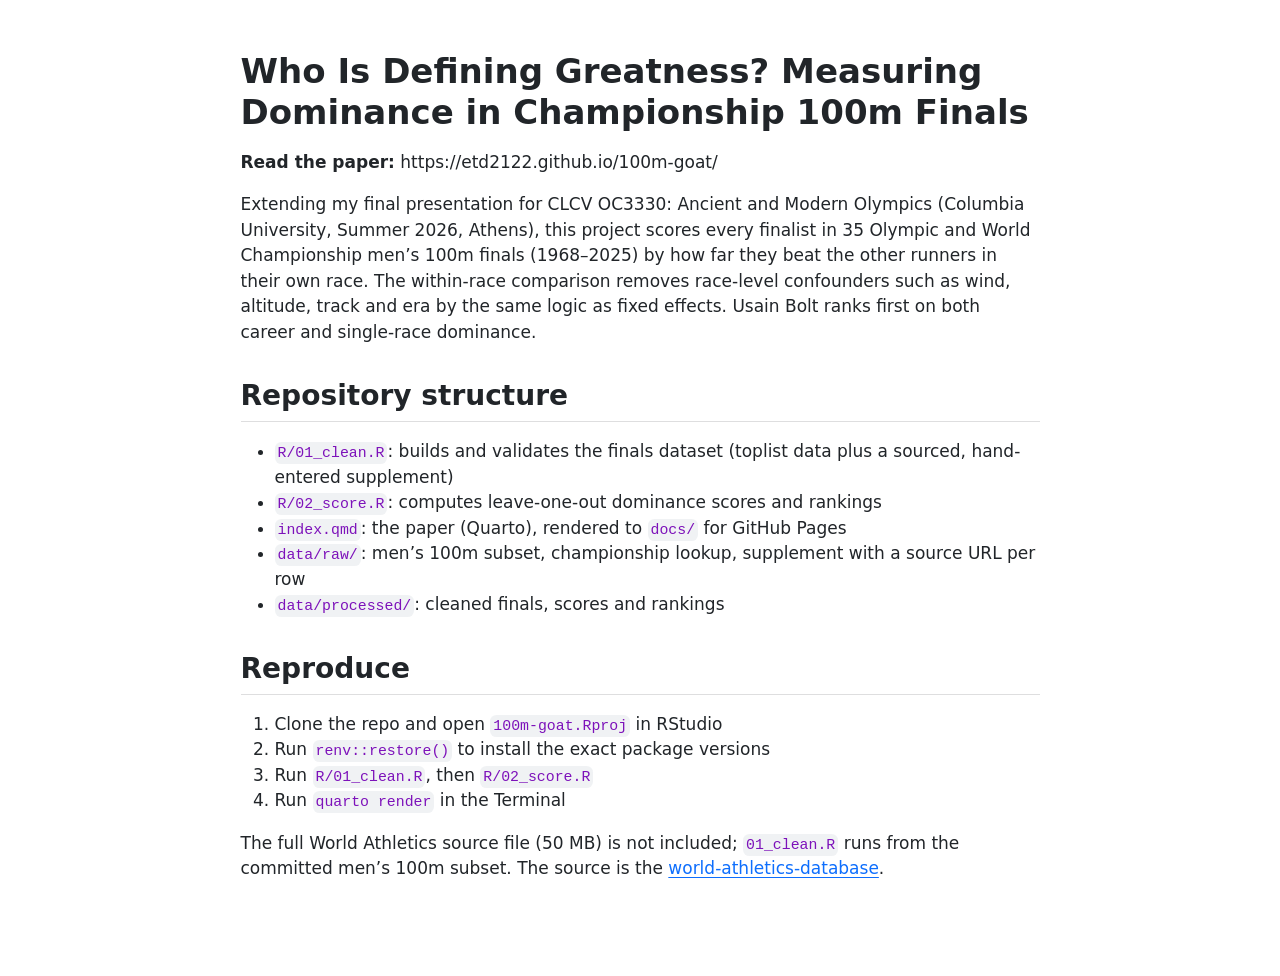
<file: README.html>
<!DOCTYPE html>
<html xmlns="http://www.w3.org/1999/xhtml" lang="en" xml:lang="en"><head>

<meta charset="utf-8">
<meta name="generator" content="quarto-1.9.38">

<meta name="viewport" content="width=device-width, initial-scale=1.0, user-scalable=yes">


<title>readme</title>
<style>
/* Default styles provided by pandoc.
** See https://pandoc.org/MANUAL.html#variables-for-html for config info.
*/
code{white-space: pre-wrap;}
span.smallcaps{font-variant: small-caps;}
div.columns{display: flex; gap: min(4vw, 1.5em);}
div.column{flex: auto; overflow-x: auto;}
div.hanging-indent{margin-left: 1.5em; text-indent: -1.5em;}
ul.task-list{list-style: none;}
ul.task-list li input[type="checkbox"] {
  width: 0.8em;
  margin: 0 0.8em 0.2em -1em; /* quarto-specific, see https://github.com/quarto-dev/quarto-cli/issues/4556 */ 
  vertical-align: middle;
}
</style>


<script src="README_files/libs/clipboard/clipboard.min.js"></script>
<script src="README_files/libs/quarto-html/quarto.js" type="module"></script>
<script src="README_files/libs/quarto-html/tabsets/tabsets.js" type="module"></script>
<script src="README_files/libs/quarto-html/popper.min.js"></script>
<script src="README_files/libs/quarto-html/tippy.umd.min.js"></script>
<script src="README_files/libs/quarto-html/anchor.min.js"></script>
<link href="README_files/libs/quarto-html/tippy.css" rel="stylesheet">
<link href="README_files/libs/quarto-html/quarto-syntax-highlighting-15634bcf2e68342d4ad2dfa704d543f6.css" rel="stylesheet" id="quarto-text-highlighting-styles">
<script src="README_files/libs/bootstrap/bootstrap.min.js"></script>
<link href="README_files/libs/bootstrap/bootstrap-icons.css" rel="stylesheet">
<link href="README_files/libs/bootstrap/bootstrap-138a6193a3bd40baf1e627da441a4734.min.css" rel="stylesheet" append-hash="true" id="quarto-bootstrap" data-mode="light">


</head>

<body class="fullcontent quarto-light">

<div id="quarto-content" class="page-columns page-rows-contents page-layout-article">

<main class="content" id="quarto-document-content">




<section id="who-is-defining-greatness-measuring-dominance-in-championship-100m-finals" class="level1">
<h1>Who Is Defining Greatness? Measuring Dominance in Championship 100m Finals</h1>
<p><strong>Read the paper:</strong> https://etd2122.github.io/100m-goat/</p>
<p>Extending my final presentation for CLCV OC3330: Ancient and Modern Olympics (Columbia University, Summer 2026, Athens), this project scores every finalist in 35 Olympic and World Championship men’s 100m finals (1968–2025) by how far they beat the other runners in their own race. The within-race comparison removes race-level confounders such as wind, altitude, track and era by the same logic as fixed effects. Usain Bolt ranks first on both career and single-race dominance.</p>
<section id="repository-structure" class="level2">
<h2 class="anchored" data-anchor-id="repository-structure">Repository structure</h2>
<ul>
<li><code>R/01_clean.R</code>: builds and validates the finals dataset (toplist data plus a sourced, hand-entered supplement)</li>
<li><code>R/02_score.R</code>: computes leave-one-out dominance scores and rankings</li>
<li><code>index.qmd</code>: the paper (Quarto), rendered to <code>docs/</code> for GitHub Pages</li>
<li><code>data/raw/</code>: men’s 100m subset, championship lookup, supplement with a source URL per row</li>
<li><code>data/processed/</code>: cleaned finals, scores and rankings</li>
</ul>
</section>
<section id="reproduce" class="level2">
<h2 class="anchored" data-anchor-id="reproduce">Reproduce</h2>
<ol type="1">
<li>Clone the repo and open <code>100m-goat.Rproj</code> in RStudio</li>
<li>Run <code>renv::restore()</code> to install the exact package versions</li>
<li>Run <code>R/01_clean.R</code>, then <code>R/02_score.R</code></li>
<li>Run <code>quarto render</code> in the Terminal</li>
</ol>
<p>The full World Athletics source file (50 MB) is not included; <code>01_clean.R</code> runs from the committed men’s 100m subset. The source is the <a href="https://github.com/thomascamminady/world-athletics-database">world-athletics-database</a>.</p>
</section>
</section>

</main>
<!-- /main column -->
<script id="quarto-html-after-body" type="application/javascript">
  window.document.addEventListener("DOMContentLoaded", function (event) {
    const icon = "";
    const anchorJS = new window.AnchorJS();
    anchorJS.options = {
      placement: 'right',
      icon: icon
    };
    anchorJS.add('.anchored');
    const isCodeAnnotation = (el) => {
      for (const clz of el.classList) {
        if (clz.startsWith('code-annotation-')) {                     
          return true;
        }
      }
      return false;
    }
    const onCopySuccess = function(e) {
      // button target
      const button = e.trigger;
      // don't keep focus
      button.blur();
      // flash "checked"
      button.classList.add('code-copy-button-checked');
      var currentTitle = button.getAttribute("title");
      button.setAttribute("title", "Copied!");
      let tooltip;
      if (window.bootstrap) {
        button.setAttribute("data-bs-toggle", "tooltip");
        button.setAttribute("data-bs-placement", "left");
        button.setAttribute("data-bs-title", "Copied!");
        tooltip = new bootstrap.Tooltip(button, 
          { trigger: "manual", 
            customClass: "code-copy-button-tooltip",
            offset: [0, -8]});
        tooltip.show();    
      }
      setTimeout(function() {
        if (tooltip) {
          tooltip.hide();
          button.removeAttribute("data-bs-title");
          button.removeAttribute("data-bs-toggle");
          button.removeAttribute("data-bs-placement");
        }
        button.setAttribute("title", currentTitle);
        button.classList.remove('code-copy-button-checked');
      }, 1000);
      // clear code selection
      e.clearSelection();
    }
    const getTextToCopy = function(trigger) {
      const outerScaffold = trigger.parentElement.cloneNode(true);
      const codeEl = outerScaffold.querySelector('code');
      for (const childEl of codeEl.children) {
        if (isCodeAnnotation(childEl)) {
          childEl.remove();
        }
      }
      return codeEl.innerText;
    }
    const clipboard = new window.ClipboardJS('.code-copy-button:not([data-in-quarto-modal])', {
      text: getTextToCopy
    });
    clipboard.on('success', onCopySuccess);
    if (window.document.getElementById('quarto-embedded-source-code-modal')) {
      const clipboardModal = new window.ClipboardJS('.code-copy-button[data-in-quarto-modal]', {
        text: getTextToCopy,
        container: window.document.getElementById('quarto-embedded-source-code-modal')
      });
      clipboardModal.on('success', onCopySuccess);
    }
      var localhostRegex = new RegExp(/^(?:http|https):\/\/localhost\:?[0-9]*\//);
      var mailtoRegex = new RegExp(/^mailto:/);
        var filterRegex = new RegExp('/' + window.location.host + '/');
      var isInternal = (href) => {
          return filterRegex.test(href) || localhostRegex.test(href) || mailtoRegex.test(href);
      }
      // Inspect non-navigation links and adorn them if external
     var links = window.document.querySelectorAll('a[href]:not(.nav-link):not(.navbar-brand):not(.toc-action):not(.sidebar-link):not(.sidebar-item-toggle):not(.pagination-link):not(.no-external):not([aria-hidden]):not(.dropdown-item):not(.quarto-navigation-tool):not(.about-link)');
      for (var i=0; i<links.length; i++) {
        const link = links[i];
        if (!isInternal(link.href)) {
          // undo the damage that might have been done by quarto-nav.js in the case of
          // links that we want to consider external
          if (link.dataset.originalHref !== undefined) {
            link.href = link.dataset.originalHref;
          }
        }
      }
    function tippyHover(el, contentFn, onTriggerFn, onUntriggerFn) {
      const config = {
        allowHTML: true,
        maxWidth: 500,
        delay: 100,
        arrow: false,
        appendTo: function(el) {
            return el.parentElement;
        },
        interactive: true,
        interactiveBorder: 10,
        theme: 'quarto',
        placement: 'bottom-start',
      };
      if (contentFn) {
        config.content = contentFn;
      }
      if (onTriggerFn) {
        config.onTrigger = onTriggerFn;
      }
      if (onUntriggerFn) {
        config.onUntrigger = onUntriggerFn;
      }
      window.tippy(el, config); 
    }
    const noterefs = window.document.querySelectorAll('a[role="doc-noteref"]');
    for (var i=0; i<noterefs.length; i++) {
      const ref = noterefs[i];
      tippyHover(ref, function() {
        // use id or data attribute instead here
        let href = ref.getAttribute('data-footnote-href') || ref.getAttribute('href');
        try { href = new URL(href).hash; } catch {}
        const id = href.replace(/^#\/?/, "");
        const note = window.document.getElementById(id);
        if (note) {
          return note.innerHTML;
        } else {
          return "";
        }
      });
    }
    const xrefs = window.document.querySelectorAll('a.quarto-xref');
    const processXRef = (id, note) => {
      // Strip column container classes
      const stripColumnClz = (el) => {
        el.classList.remove("page-full", "page-columns");
        if (el.children) {
          for (const child of el.children) {
            stripColumnClz(child);
          }
        }
      }
      stripColumnClz(note)
      if (id === null || id.startsWith('sec-')) {
        // Special case sections, only their first couple elements
        const container = document.createElement("div");
        if (note.children && note.children.length > 2) {
          container.appendChild(note.children[0].cloneNode(true));
          for (let i = 1; i < note.children.length; i++) {
            const child = note.children[i];
            if (child.tagName === "P" && child.innerText === "") {
              continue;
            } else {
              container.appendChild(child.cloneNode(true));
              break;
            }
          }
          if (window.Quarto?.typesetMath) {
            window.Quarto.typesetMath(container);
          }
          return container.innerHTML
        } else {
          if (window.Quarto?.typesetMath) {
            window.Quarto.typesetMath(note);
          }
          return note.innerHTML;
        }
      } else {
        // Remove any anchor links if they are present
        const anchorLink = note.querySelector('a.anchorjs-link');
        if (anchorLink) {
          anchorLink.remove();
        }
        if (window.Quarto?.typesetMath) {
          window.Quarto.typesetMath(note);
        }
        if (note.classList.contains("callout")) {
          return note.outerHTML;
        } else {
          return note.innerHTML;
        }
      }
    }
    for (var i=0; i<xrefs.length; i++) {
      const xref = xrefs[i];
      tippyHover(xref, undefined, function(instance) {
        instance.disable();
        let url = xref.getAttribute('href');
        let hash = undefined; 
        if (url.startsWith('#')) {
          hash = url;
        } else {
          try { hash = new URL(url).hash; } catch {}
        }
        if (hash) {
          const id = hash.replace(/^#\/?/, "");
          const note = window.document.getElementById(id);
          if (note !== null) {
            try {
              const html = processXRef(id, note.cloneNode(true));
              instance.setContent(html);
            } finally {
              instance.enable();
              instance.show();
            }
          } else {
            // See if we can fetch this
            fetch(url.split('#')[0])
            .then(res => res.text())
            .then(html => {
              const parser = new DOMParser();
              const htmlDoc = parser.parseFromString(html, "text/html");
              const note = htmlDoc.getElementById(id);
              if (note !== null) {
                const html = processXRef(id, note);
                instance.setContent(html);
              } 
            }).finally(() => {
              instance.enable();
              instance.show();
            });
          }
        } else {
          // See if we can fetch a full url (with no hash to target)
          // This is a special case and we should probably do some content thinning / targeting
          fetch(url)
          .then(res => res.text())
          .then(html => {
            const parser = new DOMParser();
            const htmlDoc = parser.parseFromString(html, "text/html");
            const note = htmlDoc.querySelector('main.content');
            if (note !== null) {
              // This should only happen for chapter cross references
              // (since there is no id in the URL)
              // remove the first header
              if (note.children.length > 0 && note.children[0].tagName === "HEADER") {
                note.children[0].remove();
              }
              const html = processXRef(null, note);
              instance.setContent(html);
            } 
          }).finally(() => {
            instance.enable();
            instance.show();
          });
        }
      }, function(instance) {
      });
    }
        let selectedAnnoteEl;
        const selectorForAnnotation = ( cell, annotation) => {
          let cellAttr = 'data-code-cell="' + cell + '"';
          let lineAttr = 'data-code-annotation="' +  annotation + '"';
          const selector = 'span[' + cellAttr + '][' + lineAttr + ']';
          return selector;
        }
        const selectCodeLines = (annoteEl) => {
          const doc = window.document;
          const targetCell = annoteEl.getAttribute("data-target-cell");
          const targetAnnotation = annoteEl.getAttribute("data-target-annotation");
          const annoteSpan = window.document.querySelector(selectorForAnnotation(targetCell, targetAnnotation));
          const lines = annoteSpan.getAttribute("data-code-lines").split(",");
          const lineIds = lines.map((line) => {
            return targetCell + "-" + line;
          })
          let top = null;
          let height = null;
          let parent = null;
          if (lineIds.length > 0) {
              //compute the position of the single el (top and bottom and make a div)
              const el = window.document.getElementById(lineIds[0]);
              top = el.offsetTop;
              height = el.offsetHeight;
              parent = el.parentElement.parentElement;
            if (lineIds.length > 1) {
              const lastEl = window.document.getElementById(lineIds[lineIds.length - 1]);
              const bottom = lastEl.offsetTop + lastEl.offsetHeight;
              height = bottom - top;
            }
            if (top !== null && height !== null && parent !== null) {
              // cook up a div (if necessary) and position it 
              let div = window.document.getElementById("code-annotation-line-highlight");
              if (div === null) {
                div = window.document.createElement("div");
                div.setAttribute("id", "code-annotation-line-highlight");
                div.style.position = 'absolute';
                parent.appendChild(div);
              }
              div.style.top = top - 2 + "px";
              div.style.height = height + 4 + "px";
              div.style.left = 0;
              let gutterDiv = window.document.getElementById("code-annotation-line-highlight-gutter");
              if (gutterDiv === null) {
                gutterDiv = window.document.createElement("div");
                gutterDiv.setAttribute("id", "code-annotation-line-highlight-gutter");
                gutterDiv.style.position = 'absolute';
                const codeCell = window.document.getElementById(targetCell);
                const gutter = codeCell.querySelector('.code-annotation-gutter');
                gutter.appendChild(gutterDiv);
              }
              gutterDiv.style.top = top - 2 + "px";
              gutterDiv.style.height = height + 4 + "px";
            }
            selectedAnnoteEl = annoteEl;
          }
        };
        const unselectCodeLines = () => {
          const elementsIds = ["code-annotation-line-highlight", "code-annotation-line-highlight-gutter"];
          elementsIds.forEach((elId) => {
            const div = window.document.getElementById(elId);
            if (div) {
              div.remove();
            }
          });
          selectedAnnoteEl = undefined;
        };
          // Handle positioning of the toggle
      window.addEventListener(
        "resize",
        throttle(() => {
          elRect = undefined;
          if (selectedAnnoteEl) {
            selectCodeLines(selectedAnnoteEl);
          }
        }, 10)
      );
      function throttle(fn, ms) {
      let throttle = false;
      let timer;
        return (...args) => {
          if(!throttle) { // first call gets through
              fn.apply(this, args);
              throttle = true;
          } else { // all the others get throttled
              if(timer) clearTimeout(timer); // cancel #2
              timer = setTimeout(() => {
                fn.apply(this, args);
                timer = throttle = false;
              }, ms);
          }
        };
      }
        // Attach click handler to the DT
        const annoteDls = window.document.querySelectorAll('dt[data-target-cell]');
        for (const annoteDlNode of annoteDls) {
          annoteDlNode.addEventListener('click', (event) => {
            const clickedEl = event.target;
            if (clickedEl !== selectedAnnoteEl) {
              unselectCodeLines();
              const activeEl = window.document.querySelector('dt[data-target-cell].code-annotation-active');
              if (activeEl) {
                activeEl.classList.remove('code-annotation-active');
              }
              selectCodeLines(clickedEl);
              clickedEl.classList.add('code-annotation-active');
            } else {
              // Unselect the line
              unselectCodeLines();
              clickedEl.classList.remove('code-annotation-active');
            }
          });
        }
    const findCites = (el) => {
      const parentEl = el.parentElement;
      if (parentEl) {
        const cites = parentEl.dataset.cites;
        if (cites) {
          return {
            el,
            cites: cites.split(' ')
          };
        } else {
          return findCites(el.parentElement)
        }
      } else {
        return undefined;
      }
    };
    var bibliorefs = window.document.querySelectorAll('a[role="doc-biblioref"]');
    for (var i=0; i<bibliorefs.length; i++) {
      const ref = bibliorefs[i];
      const citeInfo = findCites(ref);
      if (citeInfo) {
        tippyHover(citeInfo.el, function() {
          var popup = window.document.createElement('div');
          citeInfo.cites.forEach(function(cite) {
            var citeDiv = window.document.createElement('div');
            citeDiv.classList.add('hanging-indent');
            citeDiv.classList.add('csl-entry');
            var biblioDiv = window.document.getElementById('ref-' + cite);
            if (biblioDiv) {
              citeDiv.innerHTML = biblioDiv.innerHTML;
            }
            popup.appendChild(citeDiv);
          });
          return popup.innerHTML;
        });
      }
    }
  });
  </script>
</div> <!-- /content -->




</body></html>
</file>
<file: README_files/libs/quarto-html/tippy.css>
.tippy-box[data-animation=fade][data-state=hidden]{opacity:0}[data-tippy-root]{max-width:calc(100vw - 10px)}.tippy-box{position:relative;background-color:#333;color:#fff;border-radius:4px;font-size:14px;line-height:1.4;white-space:normal;outline:0;transition-property:transform,visibility,opacity}.tippy-box[data-placement^=top]>.tippy-arrow{bottom:0}.tippy-box[data-placement^=top]>.tippy-arrow:before{bottom:-7px;left:0;border-width:8px 8px 0;border-top-color:initial;transform-origin:center top}.tippy-box[data-placement^=bottom]>.tippy-arrow{top:0}.tippy-box[data-placement^=bottom]>.tippy-arrow:before{top:-7px;left:0;border-width:0 8px 8px;border-bottom-color:initial;transform-origin:center bottom}.tippy-box[data-placement^=left]>.tippy-arrow{right:0}.tippy-box[data-placement^=left]>.tippy-arrow:before{border-width:8px 0 8px 8px;border-left-color:initial;right:-7px;transform-origin:center left}.tippy-box[data-placement^=right]>.tippy-arrow{left:0}.tippy-box[data-placement^=right]>.tippy-arrow:before{left:-7px;border-width:8px 8px 8px 0;border-right-color:initial;transform-origin:center right}.tippy-box[data-inertia][data-state=visible]{transition-timing-function:cubic-bezier(.54,1.5,.38,1.11)}.tippy-arrow{width:16px;height:16px;color:#333}.tippy-arrow:before{content:"";position:absolute;border-color:transparent;border-style:solid}.tippy-content{position:relative;padding:5px 9px;z-index:1}
</file>
<file: README_files/libs/quarto-html/quarto-syntax-highlighting-15634bcf2e68342d4ad2dfa704d543f6.css>
/* quarto syntax highlight colors */
:root {
  --quarto-hl-ot-color: #003B4F;
  --quarto-hl-at-color: #657422;
  --quarto-hl-ss-color: #20794D;
  --quarto-hl-an-color: #5E5E5E;
  --quarto-hl-fu-color: #4758AB;
  --quarto-hl-st-color: #20794D;
  --quarto-hl-cf-color: #003B4F;
  --quarto-hl-op-color: #5E5E5E;
  --quarto-hl-er-color: #AD0000;
  --quarto-hl-bn-color: #AD0000;
  --quarto-hl-al-color: #AD0000;
  --quarto-hl-va-color: #111111;
  --quarto-hl-bu-color: inherit;
  --quarto-hl-ex-color: inherit;
  --quarto-hl-pp-color: #AD0000;
  --quarto-hl-in-color: #5E5E5E;
  --quarto-hl-vs-color: #20794D;
  --quarto-hl-wa-color: #5E5E5E;
  --quarto-hl-do-color: #5E5E5E;
  --quarto-hl-im-color: #00769E;
  --quarto-hl-ch-color: #20794D;
  --quarto-hl-dt-color: #AD0000;
  --quarto-hl-fl-color: #AD0000;
  --quarto-hl-co-color: #5E5E5E;
  --quarto-hl-cv-color: #5E5E5E;
  --quarto-hl-cn-color: #8f5902;
  --quarto-hl-sc-color: #5E5E5E;
  --quarto-hl-dv-color: #AD0000;
  --quarto-hl-kw-color: #003B4F;
}

/* other quarto variables */
:root {
  --quarto-font-monospace: SFMono-Regular, Menlo, Monaco, Consolas, "Liberation Mono", "Courier New", monospace;
}

/* syntax highlight based on Pandoc's rules */
pre > code.sourceCode > span {
  color: #003B4F;
}

code.sourceCode > span {
  color: #003B4F;
}

div.sourceCode,
div.sourceCode pre.sourceCode {
  color: #003B4F;
}

/* Normal */
code span {
  color: #003B4F;
}

/* Alert */
code span.al {
  color: #AD0000;
  font-style: inherit;
}

/* Annotation */
code span.an {
  color: #5E5E5E;
  font-style: inherit;
}

/* Attribute */
code span.at {
  color: #657422;
  font-style: inherit;
}

/* BaseN */
code span.bn {
  color: #AD0000;
  font-style: inherit;
}

/* BuiltIn */
code span.bu {
  font-style: inherit;
}

/* ControlFlow */
code span.cf {
  color: #003B4F;
  font-weight: bold;
  font-style: inherit;
}

/* Char */
code span.ch {
  color: #20794D;
  font-style: inherit;
}

/* Constant */
code span.cn {
  color: #8f5902;
  font-style: inherit;
}

/* Comment */
code span.co {
  color: #5E5E5E;
  font-style: inherit;
}

/* CommentVar */
code span.cv {
  color: #5E5E5E;
  font-style: italic;
}

/* Documentation */
code span.do {
  color: #5E5E5E;
  font-style: italic;
}

/* DataType */
code span.dt {
  color: #AD0000;
  font-style: inherit;
}

/* DecVal */
code span.dv {
  color: #AD0000;
  font-style: inherit;
}

/* Error */
code span.er {
  color: #AD0000;
  font-style: inherit;
}

/* Extension */
code span.ex {
  font-style: inherit;
}

/* Float */
code span.fl {
  color: #AD0000;
  font-style: inherit;
}

/* Function */
code span.fu {
  color: #4758AB;
  font-style: inherit;
}

/* Import */
code span.im {
  color: #00769E;
  font-style: inherit;
}

/* Information */
code span.in {
  color: #5E5E5E;
  font-style: inherit;
}

/* Keyword */
code span.kw {
  color: #003B4F;
  font-weight: bold;
  font-style: inherit;
}

/* Operator */
code span.op {
  color: #5E5E5E;
  font-style: inherit;
}

/* Other */
code span.ot {
  color: #003B4F;
  font-style: inherit;
}

/* Preprocessor */
code span.pp {
  color: #AD0000;
  font-style: inherit;
}

/* SpecialChar */
code span.sc {
  color: #5E5E5E;
  font-style: inherit;
}

/* SpecialString */
code span.ss {
  color: #20794D;
  font-style: inherit;
}

/* String */
code span.st {
  color: #20794D;
  font-style: inherit;
}

/* Variable */
code span.va {
  color: #111111;
  font-style: inherit;
}

/* VerbatimString */
code span.vs {
  color: #20794D;
  font-style: inherit;
}

/* Warning */
code span.wa {
  color: #5E5E5E;
  font-style: italic;
}

.prevent-inlining {
  content: "</";
}

/*# sourceMappingURL=f23921c56f73e400b49028c9186a1aa0.css.map */
</file>
